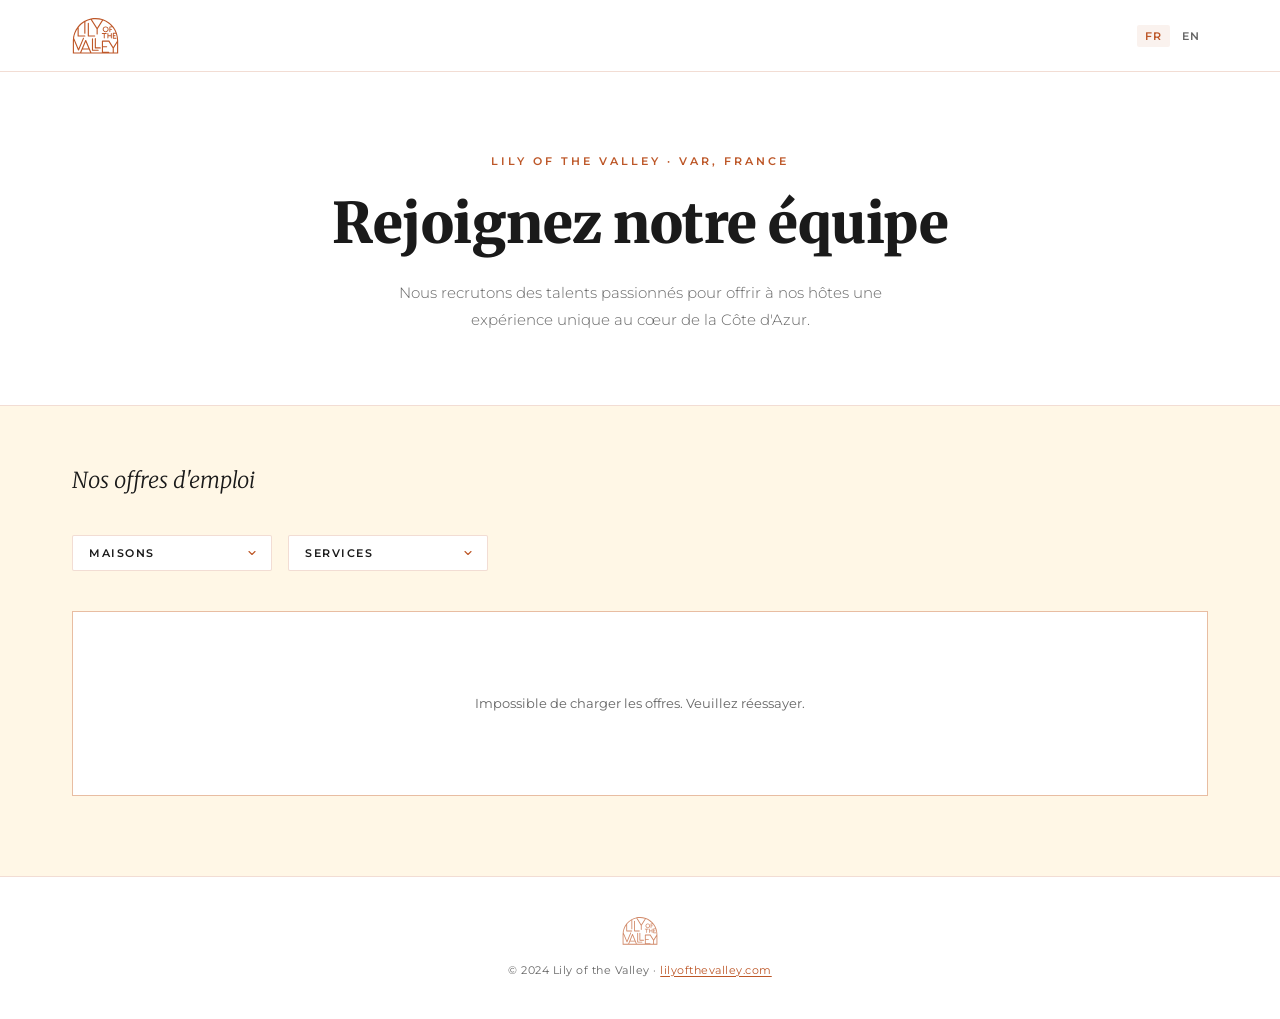
<file: index.html>
<!DOCTYPE html>
<html lang="fr">
<head>
  <meta charset="UTF-8">
  <meta name="viewport" content="width=device-width, initial-scale=1">
  <title>Carrières — Lily of the Valley</title>
  <meta name="description" content="Rejoignez l'équipe Lily of the Valley. Découvrez nos offres d'emploi dans un hôtel 5* sur la Côte d'Azur.">
  <meta name="theme-color" content="#fff7e6">

  <!-- Favicon (shared with main site) -->
  <link rel="icon" type="image/png" href="images/favicon-32x32.png" sizes="32x32">

  <link rel="stylesheet" href="css/style.css">
</head>
<body>

  <!-- ── Header ──────────────────────────────────────────── -->
  <header class="header">
    <div class="header-inner">
      <a class="header-logo" href="https://www.lilyofthevalley.com" target="_blank" rel="noopener" aria-label="Lily of the Valley">
        <img src="images/LOTV_logo_laiton.svg" alt="Lily of the Valley" height="36">
      </a>
      <div class="header-right">
        <div class="lang-switcher" role="group" aria-label="Langue / Language">
          <button class="lang-btn active" id="btn-fr" aria-label="Français">FR</button>
          <button class="lang-btn" id="btn-en" aria-label="English">EN</button>
        </div>
      </div>
    </div>
  </header>

  <!-- ── Hero ────────────────────────────────────────────── -->
  <section class="hero">
    <p class="hero-eyebrow" id="hero-eyebrow">Lily of the Valley · Var, France</p>
    <h1 class="hero-title" id="hero-title">Rejoignez&nbsp;notre&nbsp;équipe</h1>
    <p class="hero-subtitle" id="hero-subtitle">
      Nous recrutons des talents passionnés pour offrir à nos hôtes une expérience unique au cœur de la Côte d'Azur.
    </p>
  </section>

  <!-- ── Main ────────────────────────────────────────────── -->
  <main class="main">

    <div class="section-header">
      <h2 class="section-title" id="section-title">Nos offres d'emploi</h2>
      <span class="job-count" id="job-count"></span>
    </div>

    <!-- Filters -->
    <div class="filters-bar">
      <div class="select-wrap">
        <select class="filter-select" id="sel-maison" aria-label="Filtrer par maison"></select>
        <svg class="select-arrow" width="12" height="12" viewBox="0 0 16 16" fill="none"><path d="M4 6l4 4 4-4" stroke="#bd5728" stroke-width="1.5" stroke-linecap="round" stroke-linejoin="round"/></svg>
      </div>
      <div class="select-wrap">
        <select class="filter-select" id="sel-service" aria-label="Filtrer par service"></select>
        <svg class="select-arrow" width="12" height="12" viewBox="0 0 16 16" fill="none"><path d="M4 6l4 4 4-4" stroke="#bd5728" stroke-width="1.5" stroke-linecap="round" stroke-linejoin="round"/></svg>
      </div>
    </div>

    <!-- Job listings -->
    <div class="jobs-grid" id="jobs-grid" role="list">
      <div class="state-loading">
        <div class="spinner"></div>
        <p>Chargement des offres…</p>
      </div>
    </div>

  </main>

  <!-- ── Footer ──────────────────────────────────────────── -->
  <footer class="footer">
    <img class="footer-logo" src="images/LOTV_logo_laiton.svg" alt="Lily of the Valley" height="28">
    <p class="footer-text">
      <span id="footer-text">© 2024 Lily of the Valley · </span><a class="footer-link" id="footer-link" href="https://www.lilyofthevalley.com" target="_blank" rel="noopener">lilyofthevalley.com</a>
    </p>
  </footer>

  <script src="js/main.js"></script>
</body>
</html>
</file>
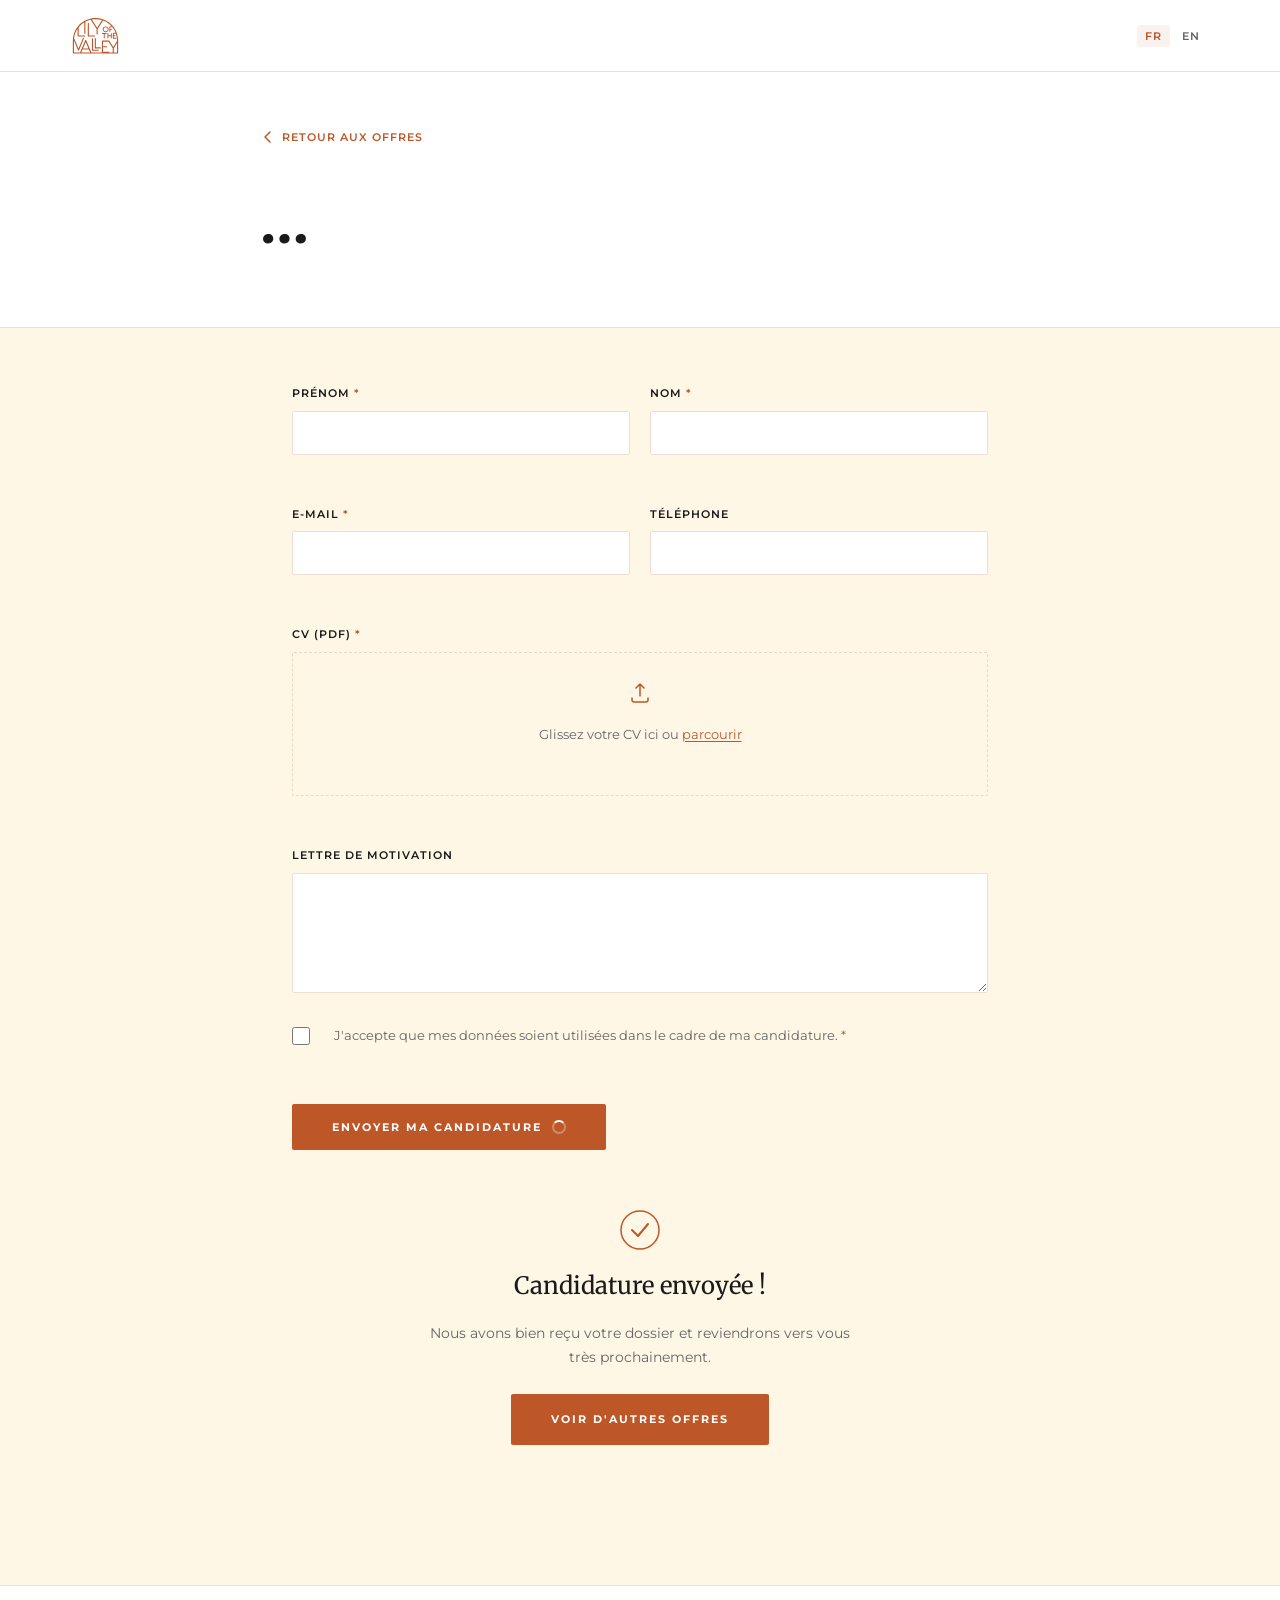
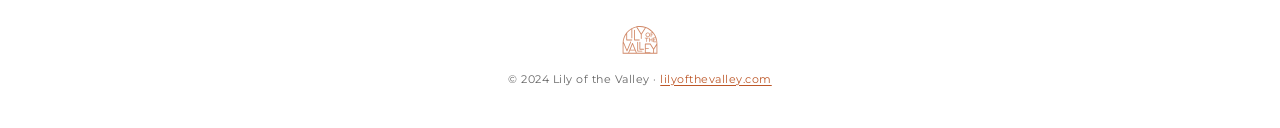
<file: postuler.html>
<!DOCTYPE html>
<html lang="fr">
<head>
  <meta charset="UTF-8">
  <meta name="viewport" content="width=device-width, initial-scale=1">
  <title>Postuler — Lily of the Valley</title>
  <meta name="theme-color" content="#fff7e6">
  <link rel="icon" type="image/png" href="images/favicon-32x32.png" sizes="32x32">
  <link rel="stylesheet" href="css/style.css">
  <link rel="stylesheet" href="css/postuler.css">
</head>
<body>

  <!-- ── Header ──────────────────────────────────────────── -->
  <header class="header">
    <div class="header-inner">
      <a class="header-logo" href="index.html" aria-label="← Retour aux offres">
        <img src="images/LOTV_logo_laiton.svg" alt="Lily of the Valley" height="36">
      </a>
      <div class="header-right">
        <div class="lang-switcher" role="group" aria-label="Langue / Language">
          <button class="lang-btn active" id="btn-fr">FR</button>
          <button class="lang-btn" id="btn-en">EN</button>
        </div>
      </div>
    </div>
  </header>

  <!-- ── Job summary ─────────────────────────────────────── -->
  <section class="apply-hero" id="apply-hero">
    <div class="apply-hero-inner">
      <a class="back-link" id="back-link" href="index.html">
        <svg width="16" height="16" viewBox="0 0 16 16" fill="none"><path d="M10 3L5 8l5 5" stroke="#bd5728" stroke-width="1.5" stroke-linecap="round" stroke-linejoin="round"/></svg>
        <span id="back-label">Retour aux offres</span>
      </a>
      <p class="hero-eyebrow" id="job-dept"></p>
      <h1 class="hero-title" id="job-title">…</h1>
      <p class="hero-subtitle" id="job-meta"></p>
    </div>
  </section>

  <!-- ── Job description ────────────────────────────────── -->
  <section class="job-desc-section" id="job-desc-section" hidden>
    <div class="job-desc-inner">
      <div class="job-desc-block" id="job-desc-mission" hidden>
        <h2 class="job-desc-title" id="lbl-mission">Missions</h2>
        <div class="job-desc-content" id="job-mission"></div>
      </div>
      <div class="job-desc-block" id="job-desc-profile" hidden>
        <h2 class="job-desc-title" id="lbl-profile">Profil recherché</h2>
        <div class="job-desc-content" id="job-profile"></div>
      </div>
    </div>
  </section>

  <!-- ── Form ────────────────────────────────────────────── -->
  <main class="apply-main">
    <form class="apply-form" id="apply-form" novalidate>

      <div class="form-row">
        <div class="form-group">
          <label class="form-label" for="firstname" id="lbl-firstname">Prénom <span class="required">*</span></label>
          <input class="form-input" type="text" id="firstname" name="firstname" autocomplete="given-name" required>
          <span class="field-error" id="err-firstname"></span>
        </div>
        <div class="form-group">
          <label class="form-label" for="lastname" id="lbl-lastname">Nom <span class="required">*</span></label>
          <input class="form-input" type="text" id="lastname" name="lastname" autocomplete="family-name" required>
          <span class="field-error" id="err-lastname"></span>
        </div>
      </div>

      <div class="form-row">
        <div class="form-group">
          <label class="form-label" for="email" id="lbl-email">E-mail <span class="required">*</span></label>
          <input class="form-input" type="email" id="email" name="email" autocomplete="email" required>
          <span class="field-error" id="err-email"></span>
        </div>
        <div class="form-group">
          <label class="form-label" for="phone" id="lbl-phone">Téléphone</label>
          <input class="form-input" type="tel" id="phone" name="phone" autocomplete="tel">
        </div>
      </div>

      <div class="form-group">
        <label class="form-label" for="resume" id="lbl-resume">CV (PDF) <span class="required">*</span></label>
        <div class="file-drop" id="file-drop">
          <svg width="24" height="24" viewBox="0 0 24 24" fill="none"><path d="M12 15V3m0 0L8 7m4-4l4 4" stroke="#bd5728" stroke-width="1.5" stroke-linecap="round" stroke-linejoin="round"/><path d="M4 17v2a2 2 0 0 0 2 2h12a2 2 0 0 0 2-2v-2" stroke="#bd5728" stroke-width="1.5" stroke-linecap="round"/></svg>
          <p class="file-drop-text" id="file-drop-text">Glissez votre CV ici ou <label class="file-browse" for="resume" id="lbl-browse">parcourir</label></p>
          <p class="file-name" id="file-name"></p>
          <input type="file" id="resume" name="resume" accept=".pdf,.doc,.docx" style="display:none" required>
        </div>
        <span class="field-error" id="err-resume"></span>
      </div>

      <div class="form-group">
        <label class="form-label" for="comment" id="lbl-comment">Lettre de motivation</label>
        <textarea class="form-input form-textarea" id="comment" name="comment" rows="5"></textarea>
      </div>

      <div class="form-group form-consent">
        <label class="checkbox-label">
          <input type="checkbox" id="consent" name="consent" required>
          <span class="checkmark"></span>
          <span id="lbl-consent">J'accepte que mes données soient utilisées dans le cadre de ma candidature. <span class="required">*</span></span>
        </label>
        <span class="field-error" id="err-consent"></span>
      </div>

      <div class="form-actions">
        <button type="submit" class="btn-submit" id="btn-submit">
          <span id="btn-label">Envoyer ma candidature</span>
          <span class="btn-spinner" id="btn-spinner" hidden></span>
        </button>
      </div>

    </form>

    <!-- Success / Error messages -->
    <div class="apply-success" id="apply-success" hidden>
      <svg width="40" height="40" viewBox="0 0 40 40" fill="none"><circle cx="20" cy="20" r="19" stroke="#bd5728" stroke-width="1.5"/><path d="M12 20l6 6 10-12" stroke="#bd5728" stroke-width="2" stroke-linecap="round" stroke-linejoin="round"/></svg>
      <h2 id="success-title">Candidature envoyée !</h2>
      <p id="success-msg">Nous avons bien reçu votre dossier et reviendrons vers vous très prochainement.</p>
      <a class="btn-submit" href="index.html" id="success-back" style="display:inline-block;text-align:center;margin-top:8px;">Voir d'autres offres</a>
    </div>

    <div class="apply-error-msg" id="apply-error-msg" hidden>
      <p id="error-msg-text">Une erreur est survenue. Veuillez réessayer.</p>
    </div>

  </main>

  <!-- ── Footer ──────────────────────────────────────────── -->
  <footer class="footer">
    <img class="footer-logo" src="images/LOTV_logo_laiton.svg" alt="Lily of the Valley" height="28">
    <p class="footer-text">
      <span id="footer-text">© 2024 Lily of the Valley · </span><a class="footer-link" href="https://www.lilyofthevalley.com" target="_blank" rel="noopener" id="footer-link">lilyofthevalley.com</a>
    </p>
  </footer>

  <script src="js/postuler.js"></script>
</body>
</html>
</file>
<file: css/style.css>
/* ============================================================
   Lily of the Valley — Carrières / Careers
   ============================================================ */

@import url('https://fonts.googleapis.com/css2?family=Merriweather:ital,wght@0,300;0,400;0,900;1,300&family=Montserrat:wght@300;400;500;600;700&display=swap');

/* ── Variables ─────────────────────────────────────────────── */
:root {
  --laiton:   #bd5728;
  --creme:    #fff7e6;
  --blanc:    #ffffff;
  --noir:     #1a1a1a;
  --gris:     #666666;
  --gris-clair: #f2ede6;
  --border:   rgba(189,87,40,.2);
}

/* ── Reset ─────────────────────────────────────────────────── */
*, *::before, *::after { box-sizing: border-box; margin: 0; padding: 0; }

html { scroll-behavior: smooth; }

body {
  font-family: 'Montserrat', sans-serif;
  font-size: 14px;
  background: var(--creme);
  color: var(--noir);
  line-height: 1.7;
}

a { color: inherit; text-decoration: none; }
img { max-width: 100%; display: block; }
ul { list-style: none; }

/* ── Header ────────────────────────────────────────────────── */
.header {
  position: sticky;
  top: 0;
  z-index: 100;
  background: var(--blanc);
  border-bottom: 1px solid var(--border);
  height: 72px;
  display: flex;
  align-items: center;
}

.header-inner {
  width: 100%;
  max-width: 1200px;
  margin: 0 auto;
  padding: 0 32px;
  display: flex;
  align-items: center;
  justify-content: space-between;
}

.header-logo img {
  height: 36px;
  width: auto;
}

.header-right {
  display: flex;
  align-items: center;
  gap: 24px;
}

/* Language switcher */
.lang-switcher {
  display: flex;
  gap: 4px;
}

.lang-btn {
  font-family: 'Montserrat', sans-serif;
  font-size: 11px;
  font-weight: 600;
  letter-spacing: 1px;
  color: var(--gris);
  background: none;
  border: none;
  cursor: pointer;
  padding: 4px 8px;
  border-radius: 2px;
  transition: color .2s, background .2s;
  text-transform: uppercase;
}

.lang-btn.active {
  color: var(--laiton);
  background: rgba(189,87,40,.08);
}

.lang-btn:hover:not(.active) {
  color: var(--noir);
}

/* ── Hero ──────────────────────────────────────────────────── */
.hero {
  background: var(--blanc);
  border-bottom: 1px solid var(--border);
  padding: 80px 32px 72px;
  text-align: center;
}

.hero-eyebrow {
  font-family: 'Montserrat', sans-serif;
  font-size: 11px;
  font-weight: 600;
  letter-spacing: 3px;
  text-transform: uppercase;
  color: var(--laiton);
  margin-bottom: 20px;
}

.hero-title {
  font-family: 'Merriweather', serif;
  font-size: clamp(32px, 5vw, 56px);
  font-weight: 900;
  line-height: 1.15;
  color: var(--noir);
  margin-bottom: 24px;
  letter-spacing: -0.5px;
}

.hero-subtitle {
  font-family: 'Montserrat', sans-serif;
  font-size: 15px;
  font-weight: 300;
  color: var(--gris);
  max-width: 560px;
  margin: 0 auto;
  line-height: 1.8;
}

/* ── Main content ──────────────────────────────────────────── */
.main {
  max-width: 1200px;
  margin: 0 auto;
  padding: 56px 32px 80px;
}

/* ── Section header ────────────────────────────────────────── */
.section-header {
  display: flex;
  align-items: baseline;
  justify-content: space-between;
  margin-bottom: 36px;
  flex-wrap: wrap;
  gap: 12px;
}

.section-title {
  font-family: 'Merriweather', serif;
  font-size: 22px;
  font-weight: 300;
  font-style: italic;
  color: var(--noir);
}

.job-count {
  font-size: 12px;
  color: var(--gris);
  font-weight: 500;
  letter-spacing: .5px;
}

/* ── Filters ───────────────────────────────────────────────── */
.filters-bar {
  display: flex;
  gap: 16px;
  margin-bottom: 40px;
  flex-wrap: wrap;
}

.select-wrap {
  position: relative;
  display: inline-flex;
  align-items: center;
}

.filter-select {
  font-family: 'Montserrat', sans-serif;
  font-size: 11px;
  font-weight: 600;
  letter-spacing: 1.5px;
  text-transform: uppercase;
  color: var(--noir);
  background: var(--blanc);
  border: 1px solid var(--border);
  border-radius: 2px;
  padding: 10px 40px 10px 16px;
  appearance: none;
  -webkit-appearance: none;
  cursor: pointer;
  outline: none;
  transition: border-color .2s;
  min-width: 200px;
}

.filter-select:focus,
.filter-select:hover {
  border-color: var(--laiton);
}

.select-arrow {
  position: absolute;
  right: 14px;
  pointer-events: none;
}

/* ── Job grid ──────────────────────────────────────────────── */
.jobs-grid {
  display: grid;
  grid-template-columns: repeat(auto-fill, minmax(340px, 1fr));
  gap: 1px;
  background: var(--border);
  border: 1px solid var(--border);
}

.job-card {
  background: var(--blanc);
  padding: 32px 28px;
  cursor: pointer;
  transition: background .2s;
  display: flex;
  flex-direction: column;
  gap: 12px;
}

.job-card:hover {
  background: var(--gris-clair);
}

.job-card-dept {
  font-size: 10px;
  font-weight: 700;
  letter-spacing: 2px;
  text-transform: uppercase;
  color: var(--laiton);
}

.job-card-title {
  font-family: 'Merriweather', serif;
  font-size: 17px;
  font-weight: 400;
  color: var(--noir);
  line-height: 1.4;
}

.job-card-meta {
  display: flex;
  flex-wrap: wrap;
  gap: 12px;
  margin-top: 4px;
}

.job-meta-tag {
  font-size: 11px;
  font-weight: 500;
  color: var(--gris);
  display: flex;
  align-items: center;
  gap: 5px;
}

.job-meta-tag svg {
  flex-shrink: 0;
}

.job-card-arrow {
  margin-top: auto;
  padding-top: 16px;
  border-top: 1px solid var(--border);
  font-size: 11px;
  font-weight: 600;
  letter-spacing: 1.5px;
  text-transform: uppercase;
  color: var(--laiton);
  display: flex;
  align-items: center;
  gap: 8px;
  transition: gap .2s;
}

.job-card:hover .job-card-arrow {
  gap: 14px;
}

/* ── Loading / empty states ────────────────────────────────── */
.state-loading,
.state-empty,
.state-error {
  grid-column: 1 / -1;
  padding: 80px 32px;
  text-align: center;
  background: var(--blanc);
}

.state-loading .spinner {
  width: 32px;
  height: 32px;
  border: 2px solid var(--border);
  border-top-color: var(--laiton);
  border-radius: 50%;
  animation: spin .8s linear infinite;
  margin: 0 auto 16px;
}

@keyframes spin { to { transform: rotate(360deg); } }

.state-loading p,
.state-empty p,
.state-error p {
  font-size: 13px;
  color: var(--gris);
}

/* ── Footer ────────────────────────────────────────────────── */
.footer {
  background: var(--blanc);
  border-top: 1px solid var(--border);
  padding: 40px 32px;
  text-align: center;
}

.footer-logo {
  margin: 0 auto 16px;
  height: 28px;
  width: auto;
  opacity: .7;
}

.footer-text {
  font-size: 11px;
  color: var(--gris);
  letter-spacing: .5px;
}

.footer-link {
  color: var(--laiton);
  text-decoration: underline;
  text-underline-offset: 2px;
}

/* ── Responsive ────────────────────────────────────────────── */
@media (max-width: 640px) {
  .hero { padding: 56px 20px 48px; }
  .main { padding: 40px 20px 60px; }
  .header-inner { padding: 0 20px; }
  .jobs-grid { grid-template-columns: 1fr; }
  .section-header { flex-direction: column; gap: 4px; }
}
</file>
<file: css/postuler.css>
/* ============================================================
   postuler.css — Application form page
   ============================================================ */

/* ── Apply hero ────────────────────────────────────────────── */
.apply-hero {
  background: var(--blanc);
  border-bottom: 1px solid var(--border);
  padding: 56px 32px 48px;
}

.apply-hero-inner {
  max-width: 760px;
  margin: 0 auto;
}

.back-link {
  display: inline-flex;
  align-items: center;
  gap: 6px;
  font-size: 11px;
  font-weight: 600;
  letter-spacing: 1px;
  text-transform: uppercase;
  color: var(--laiton);
  margin-bottom: 24px;
  transition: gap .2s;
}
.back-link:hover { gap: 10px; }

/* ── Job description ───────────────────────────────────────── */
.job-desc-section {
  background: var(--creme);
  border-bottom: 1px solid var(--border);
  padding: 56px 32px;
}

.job-desc-inner {
  max-width: 760px;
  margin: 0 auto;
  display: flex;
  flex-direction: column;
  gap: 48px;
}

.job-desc-block {}

.job-desc-title {
  font-family: 'Merriweather', serif;
  font-size: 13px;
  font-weight: 400;
  font-style: italic;
  color: var(--laiton);
  letter-spacing: .5px;
  margin-bottom: 20px;
  padding-bottom: 12px;
  border-bottom: 1px solid var(--border);
}

.job-desc-content {
  font-size: 14px;
  color: var(--noir);
  line-height: 1.8;
}

.job-desc-content p {
  margin-bottom: 12px;
}

.job-desc-content p:last-child {
  margin-bottom: 0;
}

.job-desc-content ul {
  list-style: none;
  margin-bottom: 16px;
  padding: 0;
}

.job-desc-content ul li {
  padding-left: 16px;
  position: relative;
  margin-bottom: 6px;
}

.job-desc-content ul li::before {
  content: '';
  position: absolute;
  left: 0;
  top: 11px;
  width: 5px;
  height: 1px;
  background: var(--laiton);
}

.job-desc-content strong {
  font-weight: 600;
  color: var(--noir);
}

/* ── Apply main ────────────────────────────────────────────── */
.apply-main {
  max-width: 760px;
  margin: 0 auto;
  padding: 56px 32px 80px;
}

/* ── Form layout ───────────────────────────────────────────── */
.apply-form {
  display: flex;
  flex-direction: column;
  gap: 28px;
}

.form-row {
  display: grid;
  grid-template-columns: 1fr 1fr;
  gap: 20px;
}

.form-group {
  display: flex;
  flex-direction: column;
  gap: 8px;
}

.form-label {
  font-size: 11px;
  font-weight: 600;
  letter-spacing: 1px;
  text-transform: uppercase;
  color: var(--noir);
}

.required { color: var(--laiton); }

.form-input {
  font-family: 'Montserrat', sans-serif;
  font-size: 14px;
  padding: 12px 16px;
  border: 1px solid var(--border);
  background: var(--blanc);
  color: var(--noir);
  border-radius: 2px;
  outline: none;
  transition: border-color .2s;
  width: 100%;
}

.form-input:focus {
  border-color: var(--laiton);
}

.form-input.error {
  border-color: #c0392b;
}

.form-textarea {
  resize: vertical;
  min-height: 120px;
}

/* ── File drop ─────────────────────────────────────────────── */
.file-drop {
  border: 1px dashed var(--border);
  background: var(--creme);
  padding: 28px 20px;
  text-align: center;
  border-radius: 2px;
  cursor: pointer;
  transition: border-color .2s, background .2s;
}

.file-drop:hover,
.file-drop.dragover {
  border-color: var(--laiton);
  background: rgba(189,87,40,.04);
}

.file-drop-text {
  font-size: 13px;
  color: var(--gris);
  margin-top: 10px;
}

.file-browse {
  color: var(--laiton);
  cursor: pointer;
  text-decoration: underline;
  text-underline-offset: 2px;
}

.file-name {
  font-size: 12px;
  font-weight: 600;
  color: var(--laiton);
  margin-top: 6px;
  min-height: 16px;
}

/* ── Consent ───────────────────────────────────────────────── */
.form-consent { padding-top: 4px; }

.checkbox-label {
  display: flex;
  align-items: flex-start;
  gap: 12px;
  cursor: pointer;
  font-size: 13px;
  color: var(--gris);
  line-height: 1.6;
}

.checkbox-label input[type="checkbox"] {
  width: 18px;
  height: 18px;
  min-width: 18px;
  accent-color: var(--laiton);
  margin-top: 2px;
  cursor: pointer;
}

/* ── Errors ────────────────────────────────────────────────── */
.field-error {
  font-size: 11px;
  color: #c0392b;
  min-height: 14px;
}

/* ── Submit button ─────────────────────────────────────────── */
.form-actions { padding-top: 8px; }

.btn-submit {
  font-family: 'Montserrat', sans-serif;
  font-size: 11px;
  font-weight: 700;
  letter-spacing: 2px;
  text-transform: uppercase;
  padding: 16px 40px;
  background: var(--laiton);
  color: var(--blanc);
  border: none;
  border-radius: 2px;
  cursor: pointer;
  transition: opacity .2s;
  display: inline-flex;
  align-items: center;
  gap: 10px;
  text-decoration: none;
}

.btn-submit:hover { opacity: .85; }
.btn-submit:disabled { opacity: .5; cursor: not-allowed; }

.btn-spinner {
  width: 14px;
  height: 14px;
  border: 2px solid rgba(255,255,255,.3);
  border-top-color: #fff;
  border-radius: 50%;
  animation: spin .7s linear infinite;
  display: inline-block;
}

/* ── Success / Error states ────────────────────────────────── */
.apply-success {
  text-align: center;
  padding: 60px 20px;
  display: flex;
  flex-direction: column;
  align-items: center;
  gap: 16px;
}

.apply-success h2 {
  font-family: 'Merriweather', serif;
  font-size: 24px;
  font-weight: 400;
}

.apply-success p {
  font-size: 14px;
  color: var(--gris);
  max-width: 420px;
}

.apply-error-msg {
  background: #fdf0ee;
  border: 1px solid #e8b4a8;
  border-radius: 2px;
  padding: 16px 20px;
  font-size: 13px;
  color: #c0392b;
}

/* ── Responsive ────────────────────────────────────────────── */
@media (max-width: 640px) {
  .apply-hero { padding: 40px 20px 36px; }
  .apply-main { padding: 36px 20px 60px; }
  .form-row { grid-template-columns: 1fr; }
}
</file>
